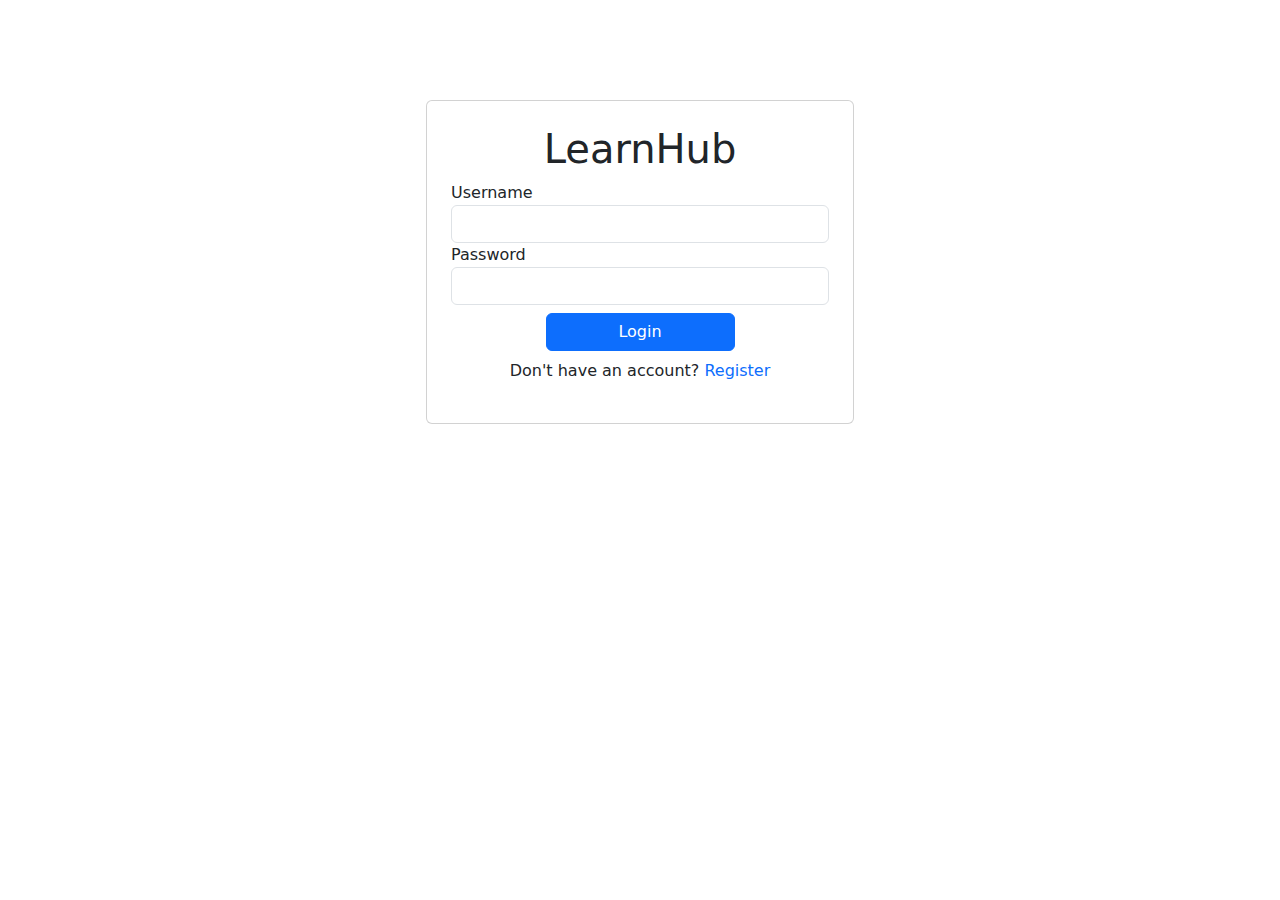
<file: index.html>
<!DOCTYPE html>
<html lang="en">
<head>
    <meta charset="UTF-8">
    <meta name="viewport" content="width=device-width, initial-scale=1.0">
    <title>Login | LearnHub</title>
    <!-- <link rel="stylesheet" href="css/style.css"> -->
    <link rel="stylesheet" href="css/bootstrap.css">
</head>
<body>
    <div class="container" style="margin-top: 100px;max-width:500px">
        <div class="card p-4 m-4">
            <form id="loginForm">
                <div class="form-group text-center">
                    <h1>LearnHub</h1>
                </div>
                <div class="form-group">
                    <label for="username">Username</label>
                    <input class="form-control" type="text" id="username" required>
                </div>
                <div class="form-group">
                    <label for="password">Password</label>
                    <input class="form-control" type="password" id="password" required>
                </div>
                <div class="text-center my-2">
                    <button type="submit" class="btn btn-primary col-12 col-md-6">Login</button>
                </div>
                <div class="text-center">
                    <p class="register-link">Don't have an account? <a href="register.html" id="showRegister" style="text-decoration: none;">Register</a></p>
                </div>
                
            </form>
            
        </div>
    </div>
    <script src="js/jquery-3.7.1.js"></script>
    <script src="js/bootstrap.js"></script>
    <script src="js/script.js"></script>
</body>
</html>
</file>
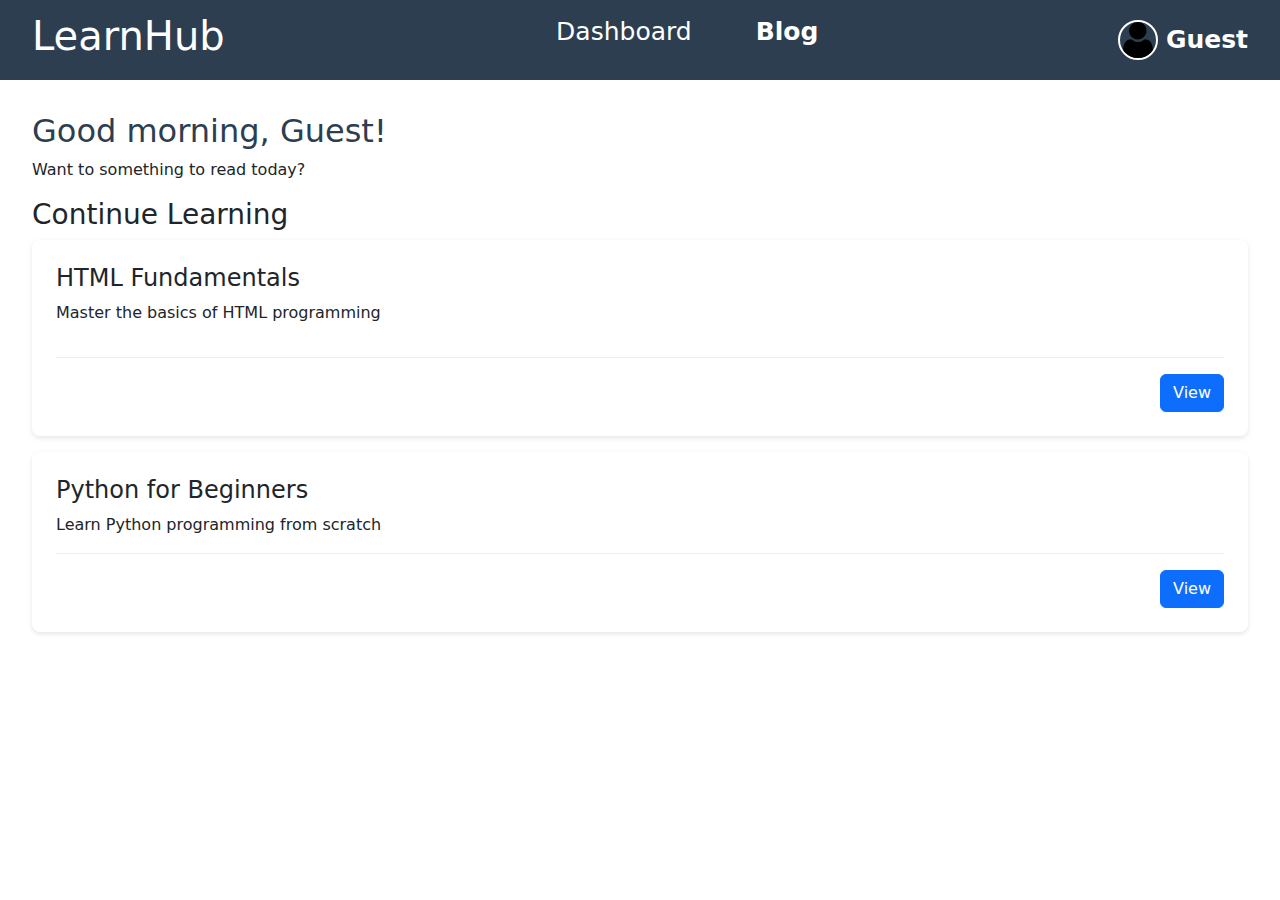
<file: blog.html>
<!DOCTYPE html>
<html lang="en">
<head>
    <meta charset="UTF-8">
    <meta name="viewport" content="width=device-width, initial-scale=1.0">
    <title>Blog | LearnHub</title>
    <link rel="stylesheet" href="css/style.css">
    <link rel="stylesheet" href="css/bootstrap.css">
</head>
<body>
    <header class="dashboard-header">
        <h1>LearnHub</h1>
        <div class="d-flex flex-row">
            <ul class="d-flex flex-row">
                    <a class="text-white text-decoration-none p-4 mx-2" style="font-size:25px" href="./dashboard.html">Dashboard</a>
                    <a class="text-white text-decoration-none p-4 mx-2 fw-bold" style="font-size:25px" href="./blog.html">Blog</a>
            </ul>
        </div>
        <div class="profile-section">
            <img src="./image/user.png" alt="Profile" class="profile-pic" id="user-image" style="border: 2px solid #fff;">
            <div class="profile-dropdown">
                <span class="usernameDisplay fw-bold ml-4" style="font-size:25px">Guest</span>
                <div class="dropdown-content">
                    <a class="d-block" href="settings.html" id="btnSettings">Settings</a>
                    <a href="#" id="btnLogout">Logout</a>
                </div>
            </div>
        </div>
    </header>

    <main class="dashboard-main">
        <section class="welcome-section">
            <h2>Good morning, <span class="usernameDisplay">Guest</span>!</h2>
            <p>Want to something to read today?</p>
        </section>

        <section class="courses-section" id="courses-section">
            <h3>Continue Learning</h3>
            
            <div class="course-card" data-course="javascript">
                <h4>HTML Fundamentals</h4>
                <p>Master the basics of HTML programming</p>
                <div class="course-meta">
                    <span class="course-info"></span>
                </div>
                <div class="quiz-info d-flex justify-content-end">
                    <button class="btn btn-primary" onclick="window.location.href='./read_html.html'">View</button>
                </div>
            </div>

            <div class="course-card" data-course="python">
                <h4>Python for Beginners</h4>
                <p>Learn Python programming from scratch</p>
                <div class="quiz-info d-flex justify-content-end">
                    <button class="btn btn-primary" onclick="window.location.href='./read_py.html'">View</button>
                </div>
            </div>
        </section>
    </main>

    <script src="js/jquery-3.7.1.js"></script>
    <script src="js/bootstrap.js"></script>
    <script src="js/script.js"></script>
    <script src="js/dashboard.js"></script>
</body>
</html>
</file>
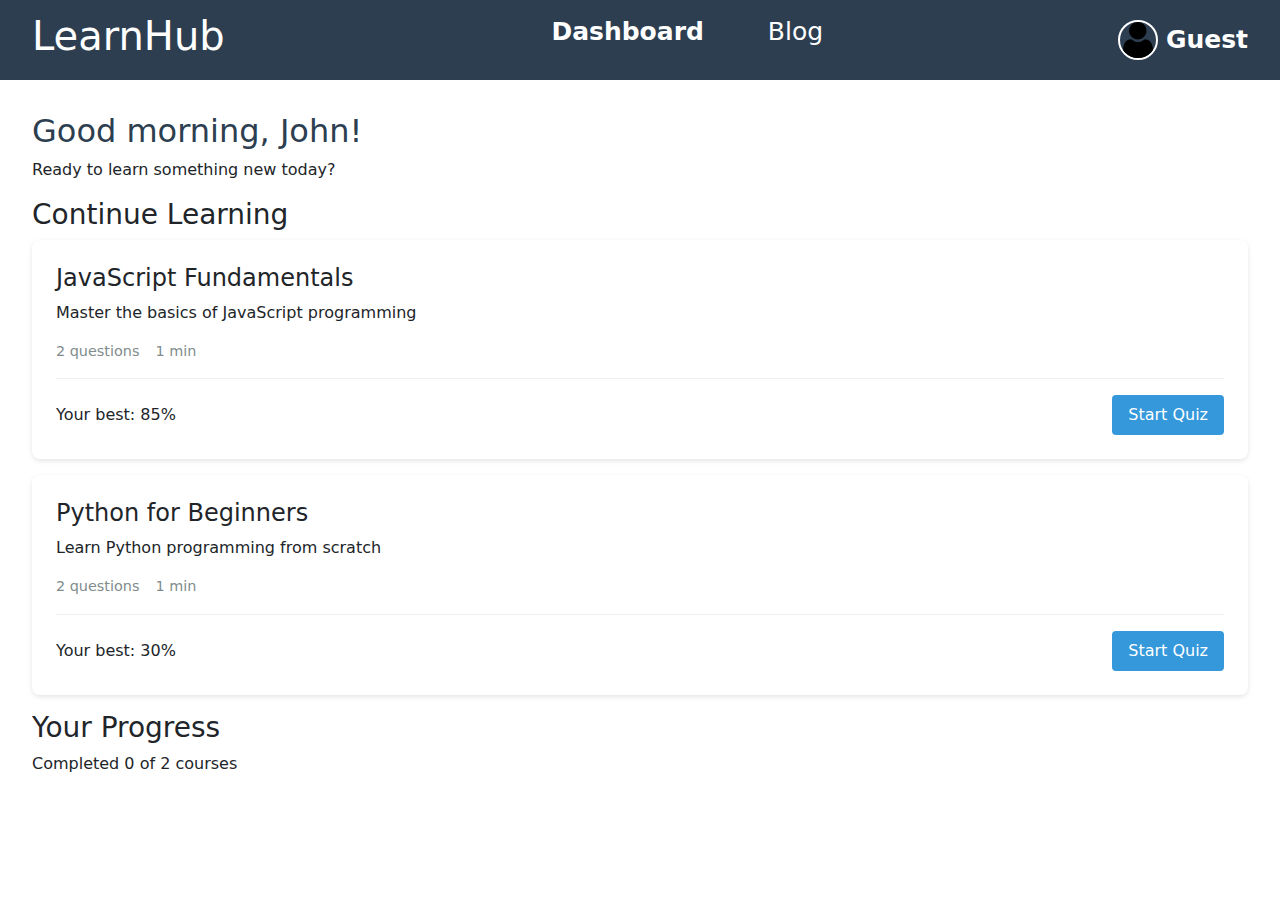
<file: dashboard.html>
<!DOCTYPE html>
<html lang="en">
<head>
    <meta charset="UTF-8">
    <meta name="viewport" content="width=device-width, initial-scale=1.0">
    <title>Dashboard | LearnHub</title>
    <link rel="stylesheet" href="css/style.css">
    <link rel="stylesheet" href="css/bootstrap.css">
</head>
<body>
    <header class="dashboard-header">
        <h1>LearnHub</h1>
        <div class="d-flex flex-row">
            <ul class="d-flex flex-row">
                    <a class="text-white text-decoration-none p-4 mx-2 fw-bold" style="font-size:25px" href="">Dashboard</a>
                    <a class="text-white text-decoration-none p-4 mx-2" style="font-size:25px" href="blog.html">Blog</a>
            </ul>
        </div>
        <div class="profile-section">
            <img src="./image/user.png" alt="Profile" class="profile-pic" id="user-image" style="border: 2px solid #fff;">
            <div class="profile-dropdown">
                <span class="usernameDisplay fw-bold ml-4" style="font-size:25px">Guest</span>
                <div class="dropdown-content">
                    <a class="d-block" href="settings.html" id="btnSettings">Settings</a>
                    <a href="#" id="btnLogout">Logout</a>
                </div>
            </div>
        </div>
    </header>

    <main class="dashboard-main">
        <section class="welcome-section">
            <h2>Good morning, <span class="usernameDisplay">John</span>!</h2>
            <p>Ready to learn something new today?</p>
        </section>

        <section class="courses-section" id="courses-section">
            <h3>Continue Learning</h3>
            
            <div class="course-card" data-course="javascript">
                <h4>JavaScript Fundamentals</h4>
                <p>Master the basics of JavaScript programming</p>
                <div class="course-meta">
                    <span>2 questions</span>
                    <span>1 min</span>
                </div>
                <div class="quiz-info">
                    <span class="quiz-result" id="js-result">Your best: 85%</span>
                    <button class="quiz-btn" data-course="javascript">Start Quiz</button>
                </div>
            </div>

            <div class="course-card" data-course="python">
                <h4>Python for Beginners</h4>
                <p>Learn Python programming from scratch</p>
                <div class="course-meta">
                    <span>2 questions</span>
                    <span>1 min</span>
                </div>
                <div class="quiz-info">
                    <span class="quiz-result" id="python-result">Your best: 30%</span>
                    <button class="quiz-btn" data-course="python">Start Quiz</button>
                </div>
            </div>
        </section>

        <section class="progress-section">
            <h3>Your Progress</h3>
            <p>Completed <span id="completedCourses">0</span> of <span id="totalCourses">2</span> courses</p>
        </section>
    </main>

    <script src="js/jquery-3.7.1.js"></script>
    <script src="js/bootstrap.js"></script>
    <script src="js/script.js"></script>
    <script src="js/dashboard.js"></script>
</body>
</html>
</file>
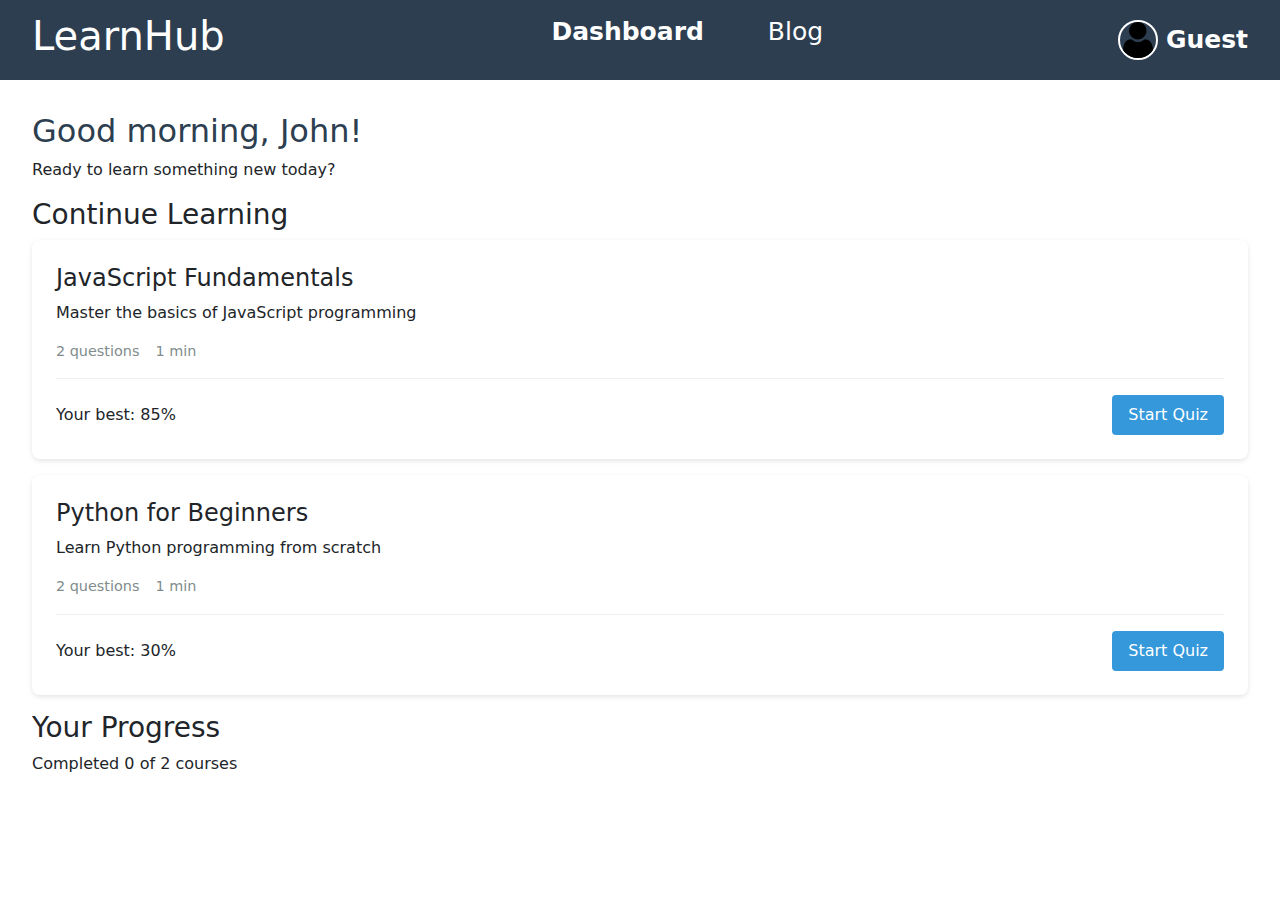
<file: quiz.html>
<!DOCTYPE html>
<html lang="en">
<head>
    <meta charset="UTF-8">
    <meta name="viewport" content="width=device-width, initial-scale=1.0">
    <title>Quiz | LearnHub</title>
    <link rel="stylesheet" href="css/style.css">
</head>
<body>
    <div class="quiz-container">
        <header class="quiz-header">
            <a href="dashboard.html" class="back-btn">← Back</a>
            <h1 id="quizTitle">JavaScript Quiz</h1>
            <span class="progress">
                Question <span id="currentQuestion">1</span>/<span id="totalQuestions">5</span>
            </span>
            <span id="timer">Time Left: <span id="timerText">30</span></span> <!-- Timer added -->
        </header>
    
        <main class="quiz-main">
            <div class="question-container">
                <h2 id="questionText">What does 'DOM' stand for?</h2>
                <div id="optionsContainer" class="options-container">
                    <!-- Options will be inserted here by JavaScript -->
                </div>
            </div>
    
            <div class="quiz-controls">
                <button id="nextBtn" class="next-btn hidden">Next</button>
                <button id="submitBtn" class="submit-btn hidden">Submit Quiz</button>
            </div>
        </main>
    </div>

    <script src="js/script.js"></script>
    <script src="js/quiz.js"></script>
</body>
</html>
</file>
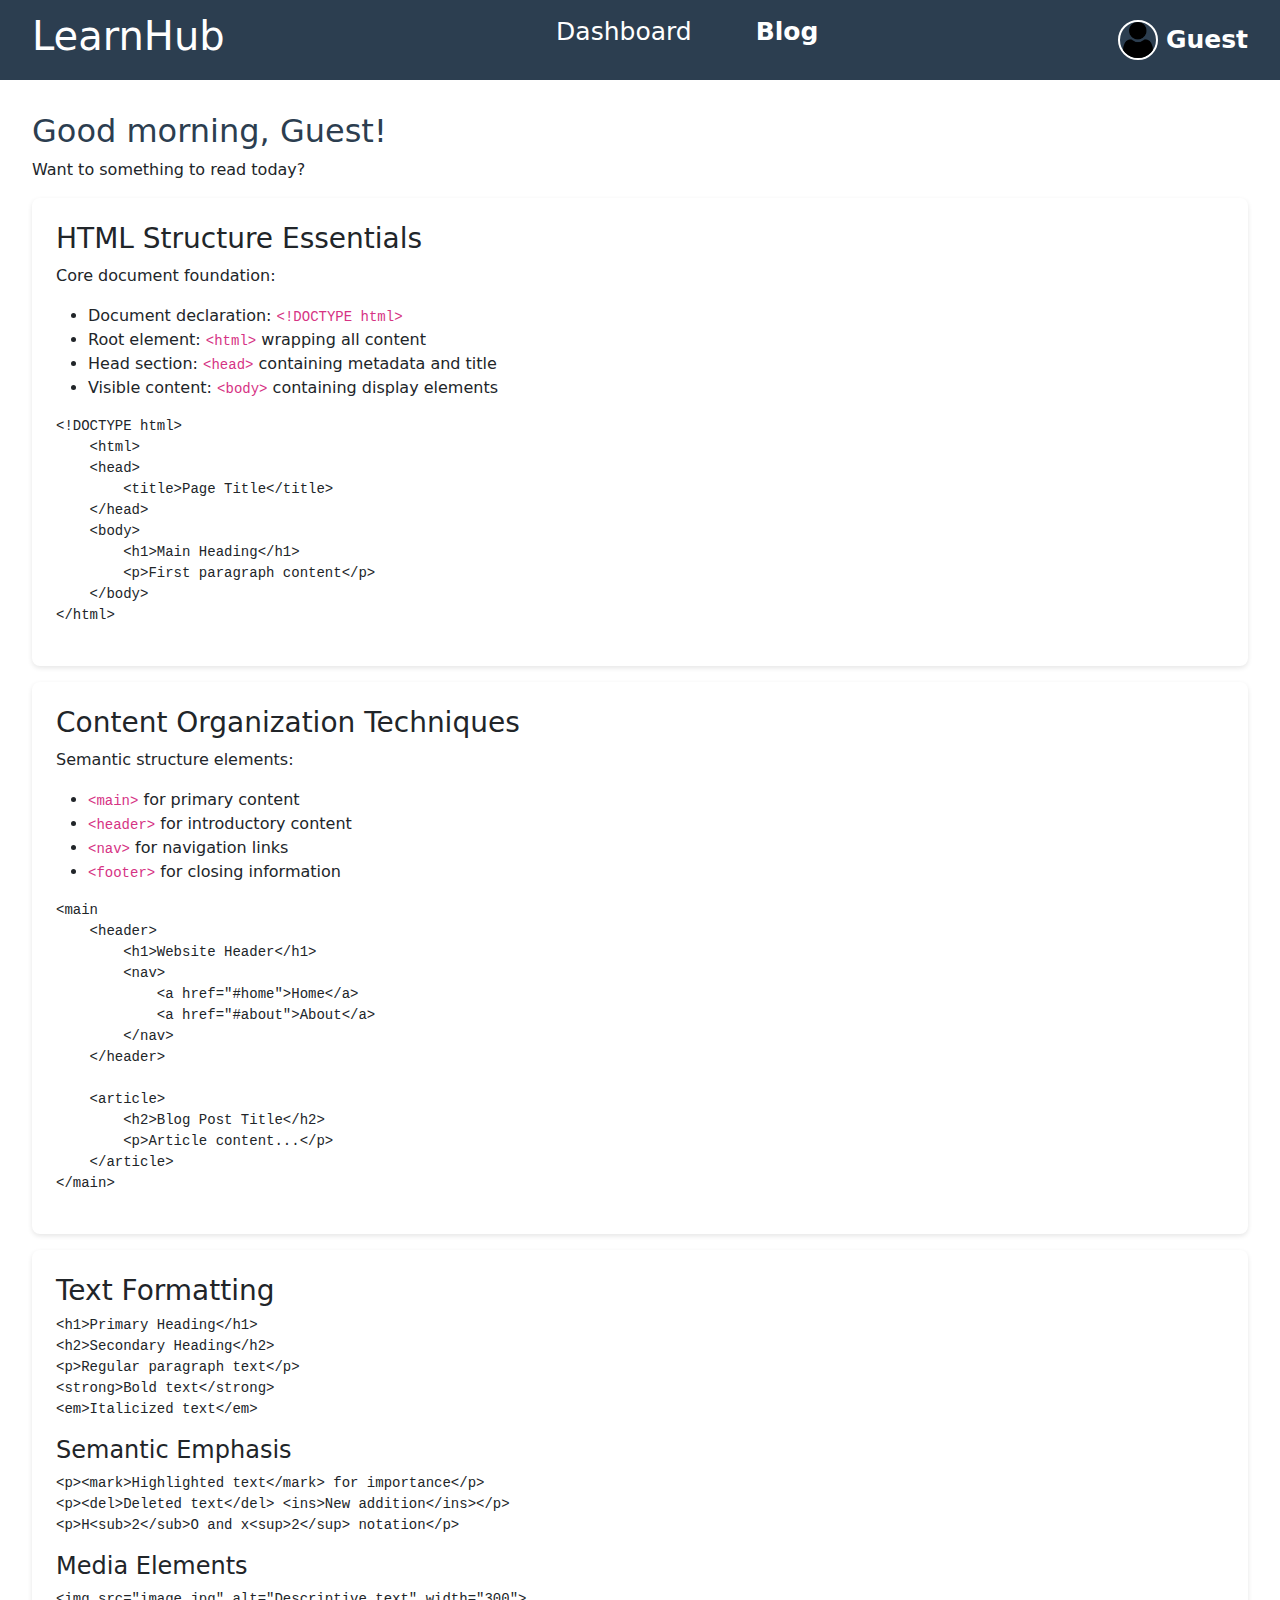
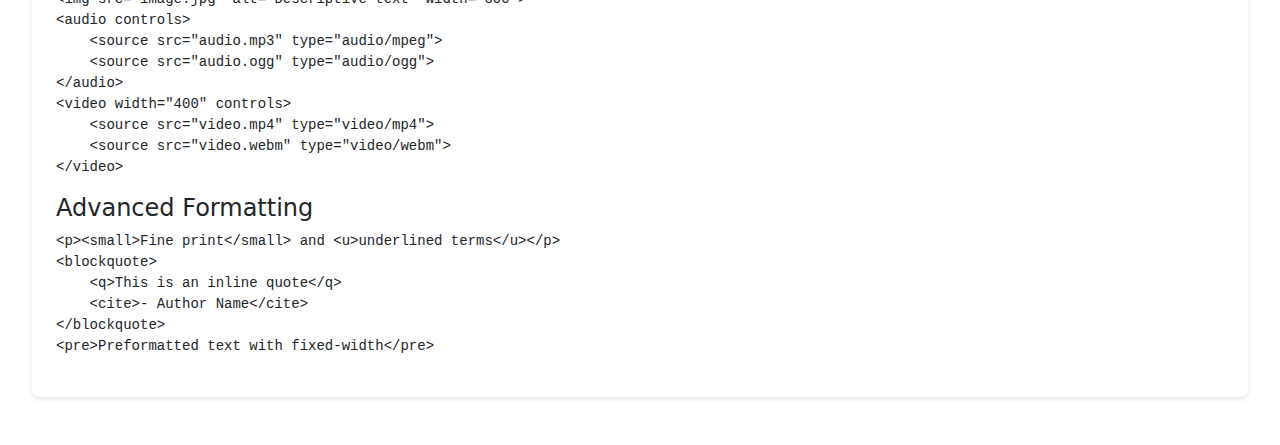
<file: read_html.html>
<!DOCTYPE html>
<html lang="en">
<head>
    <meta charset="UTF-8">
    <meta name="viewport" content="width=device-width, initial-scale=1.0">
    <title>HTML Basic | LearnHub</title>
    <link rel="stylesheet" href="css/style.css">
    <link rel="stylesheet" href="css/bootstrap.css">
</head>
<body>
    <header class="dashboard-header">
        <h1>LearnHub</h1>
        <div class="d-flex flex-row">
            <ul class="d-flex flex-row">
                    <a class="text-white text-decoration-none p-4 mx-2" style="font-size:25px" href="./dashboard.html">Dashboard</a>
                    <a class="text-white text-decoration-none p-4 mx-2 fw-bold" style="font-size:25px" href="./blog.html">Blog</a>
            </ul>
        </div>
        <div class="profile-section">
            <img src="./image/user.png" alt="Profile" class="profile-pic" id="user-image" style="border: 2px solid #fff;">
            <div class="profile-dropdown">
                <span class="usernameDisplay fw-bold ml-4" style="font-size:25px">Guest</span>
                <div class="dropdown-content">
                    <a class="d-block" href="settings.html" id="btnSettings">Settings</a>
                    <a href="#" id="btnLogout">Logout</a>
                </div>
            </div>
        </div>
    </header>

    <main class="dashboard-main">
        <section class="welcome-section">
            <h2>Good morning, <span class="usernameDisplay">Guest</span>!</h2>
            <p>Want to something to read today?</p>
        </section>

        <section class="courses-section" id="courses-section">
            <article class="course-card">
                <h3>HTML Structure Essentials</h3>
                <p>Core document foundation:</p>
                <ul>
                    <li>Document declaration: <code>&lt;!DOCTYPE html&gt;</code></li>
                    <li>Root element: <code>&lt;html&gt;</code> wrapping all content</li>
                    <li>Head section: <code>&lt;head&gt;</code> containing metadata and title</li>
                    <li>Visible content: <code>&lt;body&gt;</code> containing display elements</li>
                </ul>
<pre><code>&lt;!DOCTYPE html&gt;
    &lt;html&gt;
    &lt;head&gt;
        &lt;title&gt;Page Title&lt;/title&gt;
    &lt;/head&gt;
    &lt;body&gt;
        &lt;h1&gt;Main Heading&lt;/h1&gt;
        &lt;p&gt;First paragraph content&lt;/p&gt;
    &lt;/body&gt;
&lt;/html&gt;
</code></pre>
            </article>

            <article class="course-card">
                <h3>Content Organization Techniques</h3>
                <p>Semantic structure elements:</p>
                <ul>
                    <li><code>&lt;main&gt;</code> for primary content</li>
                    <li><code>&lt;header&gt;</code> for introductory content</li>
                    <li><code>&lt;nav&gt;</code> for navigation links</li>
                    <li><code>&lt;footer&gt;</code> for closing information</li>
                </ul>
<pre><code>&lt;main
    &lt;header&gt;
        &lt;h1&gt;Website Header&lt;/h1&gt;
        &lt;nav&gt;
            &lt;a href="#home"&gt;Home&lt;/a&gt;
            &lt;a href="#about"&gt;About&lt;/a&gt;
        &lt;/nav&gt;
    &lt;/header&gt;
    
    &lt;article&gt;
        &lt;h2&gt;Blog Post Title&lt;/h2&gt;
        &lt;p&gt;Article content...&lt;/p&gt;
    &lt;/article&gt;
&lt;/main&gt;
</code></pre>
            </article>

        </section>

        <section class="course-card">
            <h3>Text Formatting</h3>
            
            <div class="feature-item">
                <!-- <h4>Text Formatting</h4> -->
<pre><code>&lt;h1&gt;Primary Heading&lt;/h1&gt;
&lt;h2&gt;Secondary Heading&lt;/h2&gt;
&lt;p&gt;Regular paragraph text&lt;/p&gt;
&lt;strong&gt;Bold text&lt;/strong&gt;
&lt;em&gt;Italicized text&lt;/em&gt;</code></pre>
            </div>
        
            <div class="feature-item">
                <h4>Semantic Emphasis</h4>
<pre><code>&lt;p&gt;&lt;mark&gt;Highlighted text&lt;/mark&gt; for importance&lt;/p&gt;
&lt;p&gt;&lt;del&gt;Deleted text&lt;/del&gt; &lt;ins&gt;New addition&lt;/ins&gt;&lt;/p&gt;
&lt;p&gt;H&lt;sub&gt;2&lt;/sub&gt;O and x&lt;sup&gt;2&lt;/sup&gt; notation&lt;/p&gt;</code></pre>
            </div>
        
            <div class="feature-item">
                <h4>Media Elements</h4>
<pre><code>&lt;img src="image.jpg" alt="Descriptive text" width="300"&gt;
&lt;audio controls&gt;
    &lt;source src="audio.mp3" type="audio/mpeg"&gt;
    &lt;source src="audio.ogg" type="audio/ogg"&gt;
&lt;/audio&gt;
&lt;video width="400" controls&gt;
    &lt;source src="video.mp4" type="video/mp4"&gt;
    &lt;source src="video.webm" type="video/webm"&gt;
&lt;/video&gt;</code></pre>
            </div>
        
            <div class="feature-item">
                <h4>Advanced Formatting</h4>
<pre><code>&lt;p&gt;&lt;small&gt;Fine print&lt;/small&gt; and &lt;u&gt;underlined terms&lt;/u&gt;&lt;/p&gt;
&lt;blockquote&gt;
    &lt;q&gt;This is an inline quote&lt;/q&gt;
    &lt;cite&gt;- Author Name&lt;/cite&gt;
&lt;/blockquote&gt;
&lt;pre&gt;Preformatted text with fixed-width&lt;/pre&gt;</code></pre>
            </div>
        </section>
        


    </main>

    <script src="js/jquery-3.7.1.js"></script>
    <script src="js/bootstrap.js"></script>
    <script src="js/script.js"></script>
    <script src="js/dashboard.js"></script>
</body>
</html>
</file>
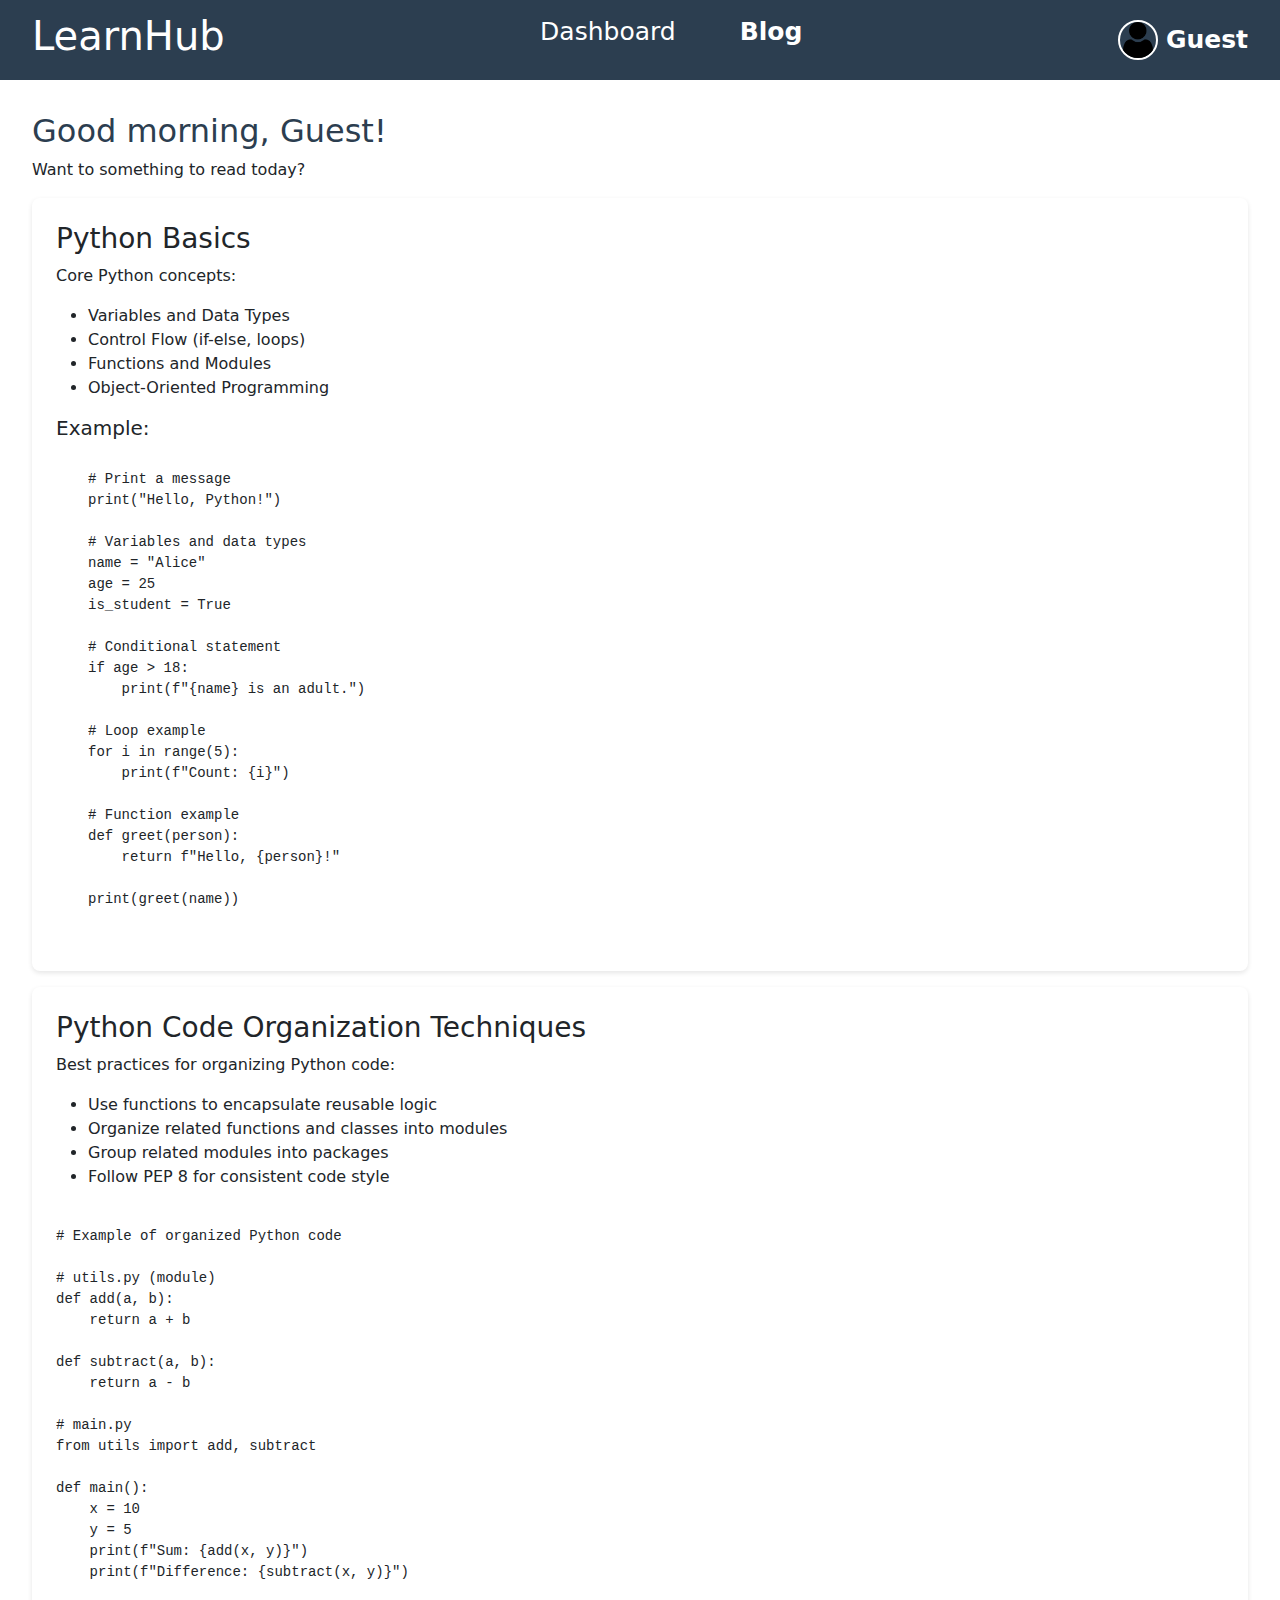
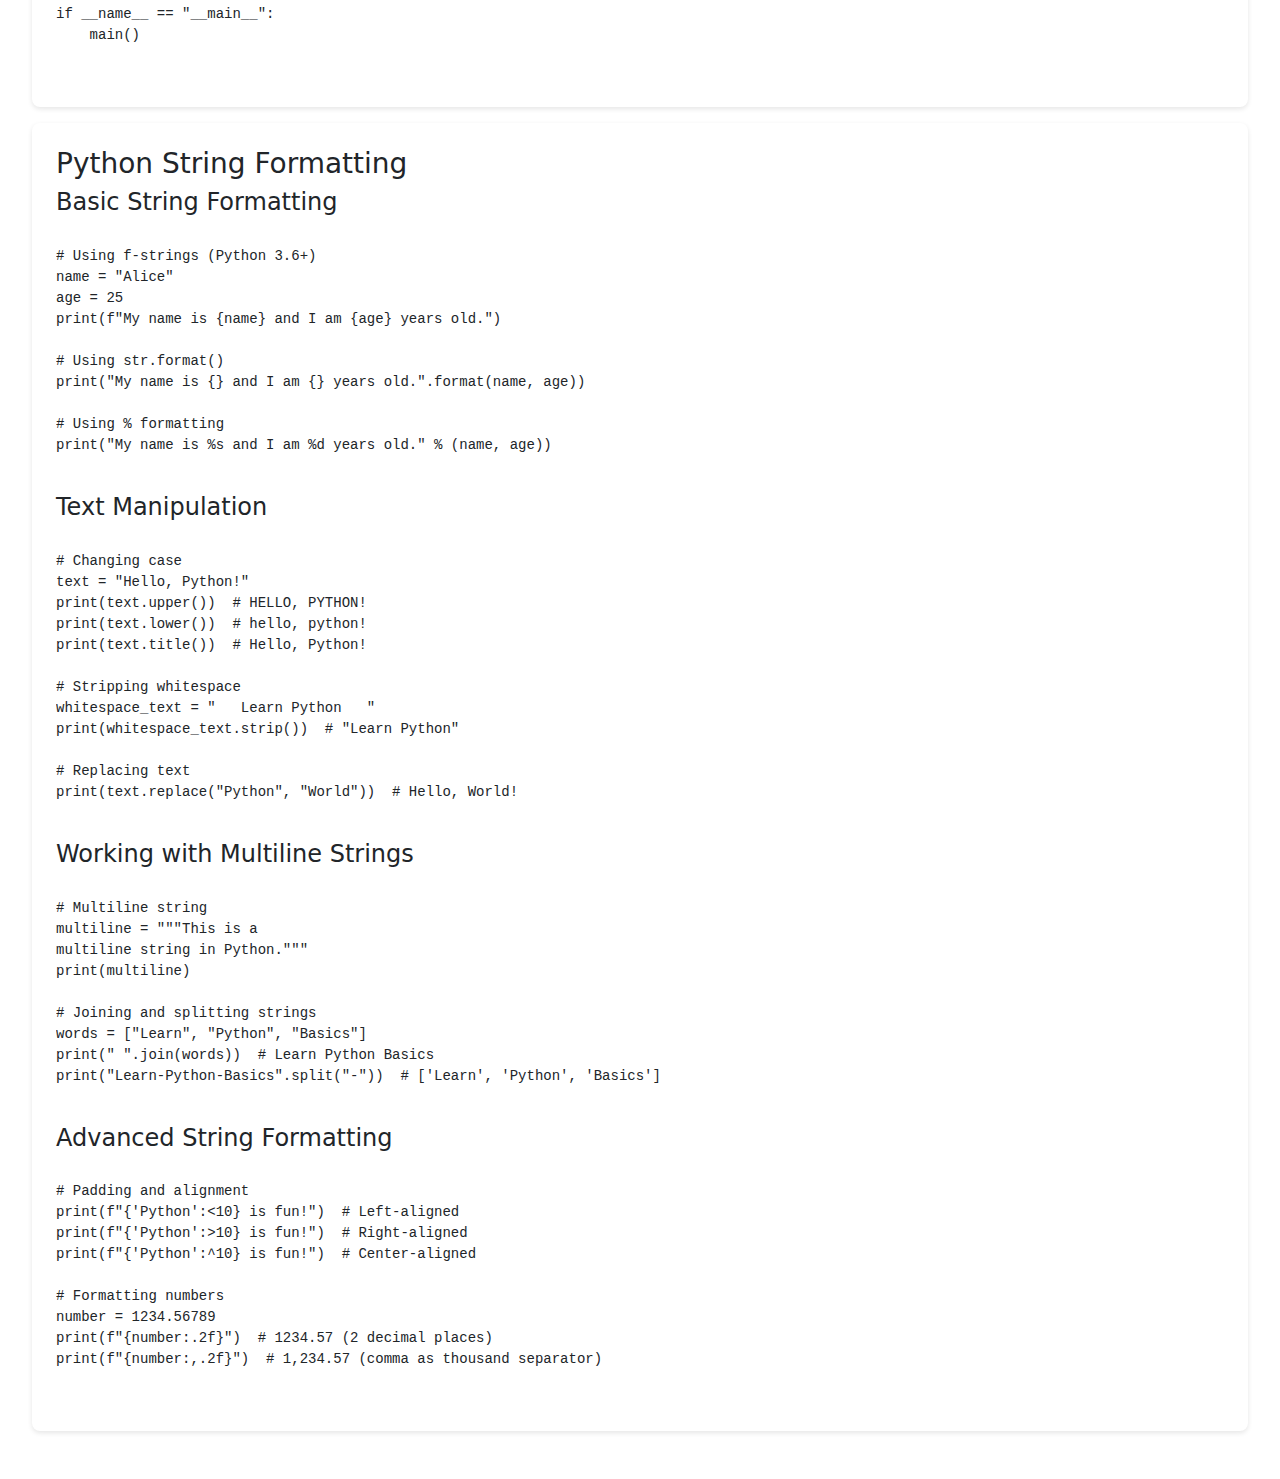
<file: read_py.html>
<!DOCTYPE html>
<html lang="en">
<head>
    <meta charset="UTF-8">
    <meta name="viewport" content="width=device-width, initial-scale=1.0">
    <title>Python Basic | LearnHub</title>
    <link rel="stylesheet" href="css/style.css">
    <link rel="stylesheet" href="css/bootstrap.css">
</head>
<body>
    <header class="dashboard-header">
        <h1>LearnHub</h1>
        <div class="row align-center">
            <ul class="d-flex flex-row">
                    <a class="text-white text-decoration-none p-4 mx-2" style="font-size:25px" href="./dashboard.html">Dashboard</a>
                    <a class="text-white text-decoration-none p-4 mx-2 fw-bold" style="font-size:25px" href="./blog.html">Blog</a>
            </ul>
        </div>
        <div class="profile-section align-center">
            <img src="./image/user.png" alt="Profile" class="profile-pic" id="user-image" style="border: 2px solid #fff;">
            <div class="profile-dropdown">
                <span class="usernameDisplay fw-bold ml-4" style="font-size:25px">Guest</span>
                <div class="dropdown-content">
                    <a class="d-block" href="settings.html" id="btnSettings">Settings</a>
                    <a href="#" id="btnLogout">Logout</a>
                </div>
            </div>
        </div>
    </header>

    <main class="dashboard-main">
        <section class="welcome-section">
            <h2>Good morning, <span class="usernameDisplay">Guest</span>!</h2>
            <p>Want to something to read today?</p>
        </section>

        <section class="courses-section" id="courses-section">
            <article class="course-card">
                <h3>Python Basics</h3>
                <p>Core Python concepts:</p>
                <ul>
                    <li>Variables and Data Types</li>
                    <li>Control Flow (if-else, loops)</li>
                    <li>Functions and Modules</li>
                    <li>Object-Oriented Programming</li>
                </ul>
            
                <h5>Example:</h5>
                <ul>
                    <pre><code>
# Print a message
print("Hello, Python!")

# Variables and data types
name = "Alice"
age = 25
is_student = True

# Conditional statement
if age > 18:
    print(f"{name} is an adult.")

# Loop example
for i in range(5):
    print(f"Count: {i}")

# Function example
def greet(person):
    return f"Hello, {person}!"

print(greet(name))
                    </code></pre>
                </ul>
            </article>

            <article class="course-card">
                <h3>Python Code Organization Techniques</h3>
                <p>Best practices for organizing Python code:</p>
                <ul>
                    <li>Use functions to encapsulate reusable logic</li>
                    <li>Organize related functions and classes into modules</li>
                    <li>Group related modules into packages</li>
                    <li>Follow PEP 8 for consistent code style</li>
                </ul>
            <pre><code>
# Example of organized Python code

# utils.py (module)
def add(a, b):
    return a + b

def subtract(a, b):
    return a - b

# main.py
from utils import add, subtract

def main():
    x = 10
    y = 5
    print(f"Sum: {add(x, y)}")
    print(f"Difference: {subtract(x, y)}")

if __name__ == "__main__":
    main()
            </code></pre>
            </article>

        </section>

         <section class="course-card">
            <h3>Python String Formatting</h3>
            
            <div class="feature-item">
                <h4>Basic String Formatting</h4>
        <pre><code>
# Using f-strings (Python 3.6+)
name = "Alice"
age = 25
print(f"My name is {name} and I am {age} years old.")

# Using str.format()
print("My name is {} and I am {} years old.".format(name, age))

# Using % formatting
print("My name is %s and I am %d years old." % (name, age))
        </code></pre>
            </div>
            
            <div class="feature-item">
                <h4>Text Manipulation</h4>
        <pre><code>
# Changing case
text = "Hello, Python!"
print(text.upper())  # HELLO, PYTHON!
print(text.lower())  # hello, python!
print(text.title())  # Hello, Python!

# Stripping whitespace
whitespace_text = "   Learn Python   "
print(whitespace_text.strip())  # "Learn Python"

# Replacing text
print(text.replace("Python", "World"))  # Hello, World!
        </code></pre>
            </div>
            
            <div class="feature-item">
                <h4>Working with Multiline Strings</h4>
        <pre><code>
# Multiline string
multiline = """This is a
multiline string in Python."""
print(multiline)

# Joining and splitting strings
words = ["Learn", "Python", "Basics"]
print(" ".join(words))  # Learn Python Basics
print("Learn-Python-Basics".split("-"))  # ['Learn', 'Python', 'Basics']
        </code></pre>
            </div>
            
            <div class="feature-item">
                <h4>Advanced String Formatting</h4>
        <pre><code>
# Padding and alignment
print(f"{'Python':<10} is fun!")  # Left-aligned
print(f"{'Python':>10} is fun!")  # Right-aligned
print(f"{'Python':^10} is fun!")  # Center-aligned

# Formatting numbers
number = 1234.56789
print(f"{number:.2f}")  # 1234.57 (2 decimal places)
print(f"{number:,.2f}")  # 1,234.57 (comma as thousand separator)
        </code></pre>
            </div>
        </section>
        


    </main>

    <script src="js/jquery-3.7.1.js"></script>
    <script src="js/bootstrap.js"></script>
    <script src="js/script.js"></script>
    <script src="js/dashboard.js"></script>
</body>
</html>
</file>
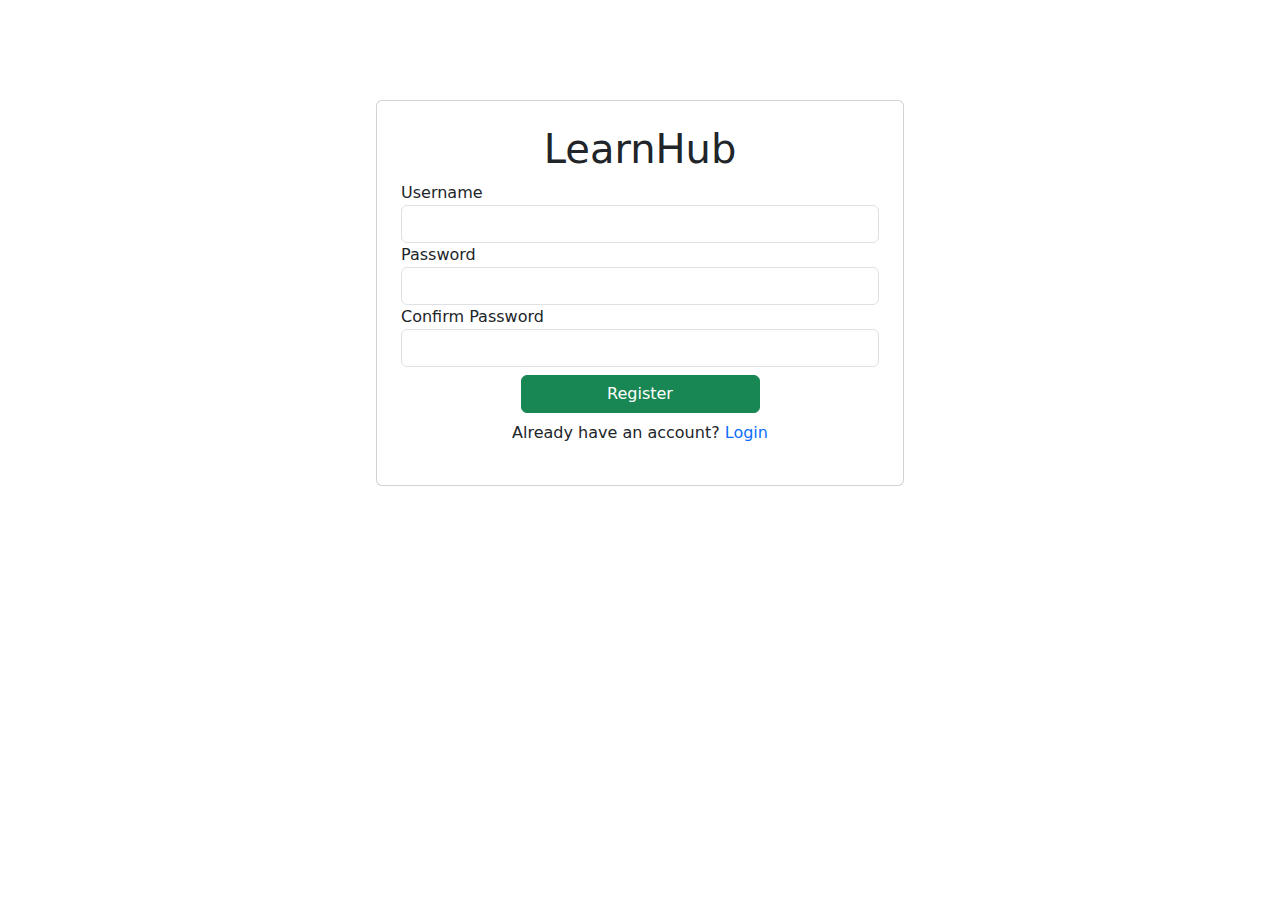
<file: register.html>
<!DOCTYPE html>
<html lang="en">
<head>
    <meta charset="UTF-8">
    <meta name="viewport" content="width=device-width, initial-scale=1.0">
    <title>Register | LearnHub</title>
    <!-- <link rel="stylesheet" href="css/style.css"> -->
    <link rel="stylesheet" href="css/bootstrap.css">
</head>
<body>
    <div class="container" style="margin-top: 100px;max-width:600px">
        <div class="card p-4 m-4">
            <form id="registerForm">
                <div class="form-group text-center">
                    <h1>LearnHub</h1>
                </div>
                <div class="form-group">
                    <label for="username">Username</label>
                    <input class="form-control" type="text" id="username" required>
                </div>
                <div class="form-group">
                    <label for="password1">Password</label>
                    <input class="form-control" type="password" id="password1" required>
                </div>
                <div class="form-group">
                    <label for="password2">Confirm Password</label>
                    <input class="form-control" type="password" id="password2" required>
                </div>
                <div class="text-center my-2">
                    <button type="submit" class="btn btn-success col-12 col-md-6">Register</button>
                </div>
                <div class="text-center">
                    <p class="register-link">Already have an account? <a href="./index.html" id="showRegister" style="text-decoration: none;">Login</a></p>
                </div>
            </form>
            
        </div>
    </div>
    <script src="js/jquery-3.7.1.js"></script>
    <script src="js/bootstrap.js"></script>
    <script src="js/script.js"></script>
</body>
</html>
</file>
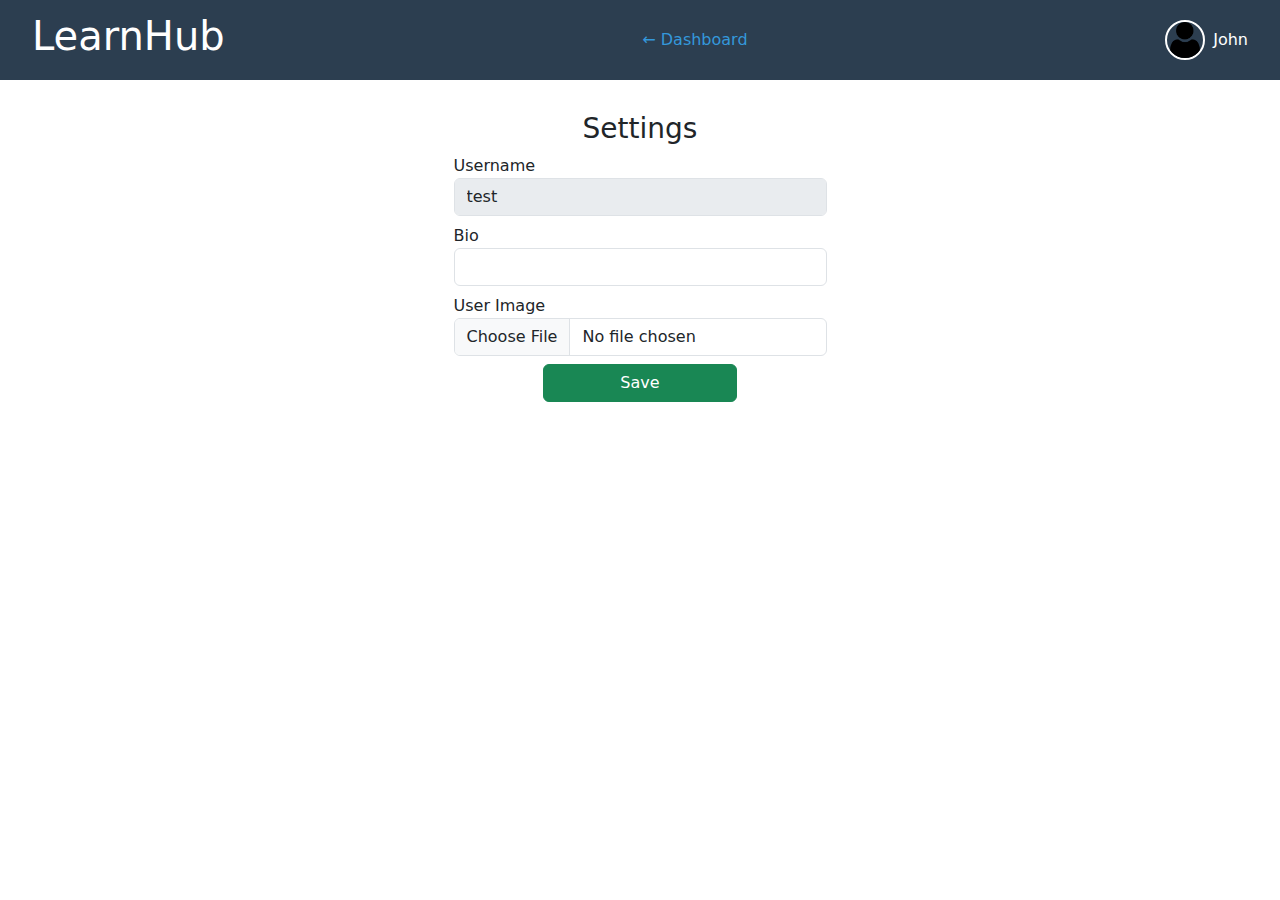
<file: settings.html>
<!DOCTYPE html>
<html lang="en">
<head>
    <meta charset="UTF-8">
    <meta name="viewport" content="width=device-width, initial-scale=1.0">
    <title>Settings | LearnHub</title>
    <link rel="stylesheet" href="css/style.css">
    <link rel="stylesheet" href="css/bootstrap.css">
</head>
<body>
    <header class="dashboard-header">
        <h1>LearnHub</h1>
        <div>
            <a href="dashboard.html" class="back-btn">← Dashboard</a>
        </div>
        <div class="profile-section">
            <img src="./image/user.png" alt="Profile" class="profile-pic" id="user-image" style="border: 2px solid #fff;">
            <div class="profile-dropdown">
                <span class="usernameDisplay">John</span>
                <div class="dropdown-content">
                    <a class="d-block" href="settings.html" id="btnSettings">Settings</a>
                    <a href="#" id="btnLogout">Logout</a>
                </div>
            </div>
        </div>
    </header>
    <div class="container d-flex justify-content-center align-items-center">
        <main class="dashboard-main flex-column" style="max-width:600px">
            <!-- <section class="welcome-section">
                <h2>Good morning, <span class="usernameDisplay">John</span>!</h2>
                <p>Ready to learn something new today?</p>
            </section> -->

            <section class="courses-section" id="settings-section" >
                <div class="text-center">
                    <h3>Settings</h3>
                </div>
                <div>
                    <form id="frmSettings">
                        <div class="form-group m-2">
                            <label for="username">Username</label>
                            <input class="form-control" type="text" id="username" value="test" required disabled>
                        </div>
                        <!-- <div class="form-group m-2">
                            <label for="password">Password</label>
                            <input class="form-control" type="password" id="password" placeholder="New password" required>
                        </div> -->
                        <div class="form-group m-2">
                            <label for="user_bio">Bio</label>
                            <input class="form-control" type="text" name="user_bio" id="user_bio">
                        </div>
                        <div class="form-group m-2">
                            <label for="user_image">User Image</label>
                            <input class="form-control" type="file" name="user_image" id="user_image">
                        </div>
                        <div class="form-group text-center">
                            <button class="btn btn-success col-12 col-md-6" id="frmSave" type="submit">Save</button>
                        </div>
                    </form>
                </div>
            </section>
        </main>
    </div>
    <script src="js/jquery-3.7.1.js"></script>
    <script src="js/bootstrap.js"></script>
    <script src="js/script.js"></script>
</body>
</html>
</file>
<file: css/style.css>
/* General Styles */
body {
    font-family: Arial, sans-serif;
    margin: 0;
    padding: 0;
    background-color: #f5f5f5;
    color: #333;
}

/* Login Page */
.login-container {
    display: flex;
    justify-content: center;
    align-items: center;
    height: 100vh;
    background-color: #e9f2f9;
}

.login-box {
    background: white;
    padding: 2rem;
    border-radius: 8px;
    box-shadow: 0 2px 10px rgba(0,0,0,0.1);
    width: 350px;
}

.login-box h1 {
    text-align: center;
    color: #2c3e50;
    margin-bottom: 1.5rem;
}

.input-group {
    margin-bottom: 1rem;
}

.input-group label {
    display: block;
    margin-bottom: 0.5rem;
    font-weight: bold;
}

.input-group input {
    width: 100%;
    padding: 0.75rem;
    border: 1px solid #ddd;
    border-radius: 4px;
    font-size: 1rem;
}

.login-btn {
    width: 100%;
    padding: 0.75rem;
    background-color: #3498db;
    color: white;
    border: none;
    border-radius: 4px;
    font-size: 1rem;
    cursor: pointer;
    margin-top: 1rem;
}

.register-link {
    text-align: center;
    margin-top: 1rem;
}

/* Dashboard */
.dashboard-header {
    display: flex;
    justify-content: space-between;
    align-items: center;
    padding: 1rem 2rem;
    background-color: #2c3e50;
    color: white;
    max-height: 80px;
}

.profile-section {
    position: relative;
    display: flex;
    align-items: center;
    gap: 0.5rem;
}

.profile-pic {
    width: 40px;
    height: 40px;
    border-radius: 50%;
    object-fit: cover;
}

.dropdown-content {
    display: none;
    position: absolute;
    right: 0;
    top: 100%;
    background-color: white;
    min-width: 120px;
    box-shadow: 0 2px 5px rgba(0,0,0,0.2);
    z-index: 1;
    border-radius: 4px;
}

.dropdown-content a {
    color: #333;
    padding: 0.5rem 1rem;
    text-decoration: none;
    display: block;
}

.dropdown-content a:hover {
    background-color: #f1f1f1;
}

.profile-section:hover .dropdown-content {
    display: block;
}

.dashboard-main {
    padding: 2rem;
}

.welcome-section h2 {
    color: #2c3e50;
    margin-bottom: 0.5rem;
}

.course-card {
    background: white;
    padding: 1.5rem;
    border-radius: 8px;
    margin-bottom: 1rem;
    box-shadow: 0 2px 5px rgba(0,0,0,0.1);
}

.course-meta {
    display: flex;
    gap: 1rem;
    margin: 0.5rem 0;
    color: #7f8c8d;
    font-size: 0.9rem;
}

.quiz-info {
    display: flex;
    justify-content: space-between;
    align-items: center;
    margin-top: 1rem;
    padding-top: 1rem;
    border-top: 1px solid #eee;
}

.quiz-btn {
    padding: 0.5rem 1rem;
    background-color: #3498db;
    color: white;
    border: none;
    border-radius: 4px;
    cursor: pointer;
}

/* Quiz Page */
.quiz-container {
    max-width: 800px;
    margin: 0 auto;
    padding: 2rem;
}

.quiz-header {
    display: flex;
    justify-content: space-between;
    align-items: center;
    margin-bottom: 2rem;
}

.back-btn {
    color: #3498db;
    text-decoration: none;
}

.question-container {
    background: white;
    padding: 1.5rem;
    border-radius: 8px;
    box-shadow: 0 2px 5px rgba(0,0,0,0.1);
}

.options-container {
    margin-top: 1.5rem;
}

.option {
    display: block;
    width: 100%;
    padding: 0.75rem;
    margin-bottom: 0.5rem;
    background: #f9f9f9;
    border: 1px solid #ddd;
    border-radius: 4px;
    cursor: pointer;
}

.option:hover {
    background: #eee;
}

.quiz-controls {
    margin-top: 1.5rem;
    text-align: right;
}

.next-btn, .submit-btn {
    padding: 0.75rem 1.5rem;
    background-color: #3498db;
    color: white;
    border: none;
    border-radius: 4px;
    cursor: pointer;
}

.hidden {
    display: none;
}


.code-visual {
    display: flex;
    gap: 2rem;
    margin: 2rem 0;
}

.html-structure {
    flex: 1;
    border: 2px solid #e0e0e0;
    padding: 1rem;
}

.visual-guide {
    max-width: 100%;
    height: auto;
}

.element-grid {
    display: grid;
    grid-template-columns: repeat(auto-fit, minmax(200px, 1fr));
    gap: 1rem;
}

.element-card {
    border: 1px solid #ddd;
    padding: 1rem;
    text-align: center;
}

.interactive-demo {
    margin: 2rem 0;
    background: #f5f5f5;
    padding: 1.5rem;
}

.editor-panel {
    display: grid;
    grid-template-columns: 1fr 1fr;
    gap: 1rem;
}

#html-editor {
    width: 100%;
    height: 150px;
    padding: 0.5rem;
}

.preview-pane {
    border: 1px solid #ccc;
    padding: 1rem;
}
</file>
